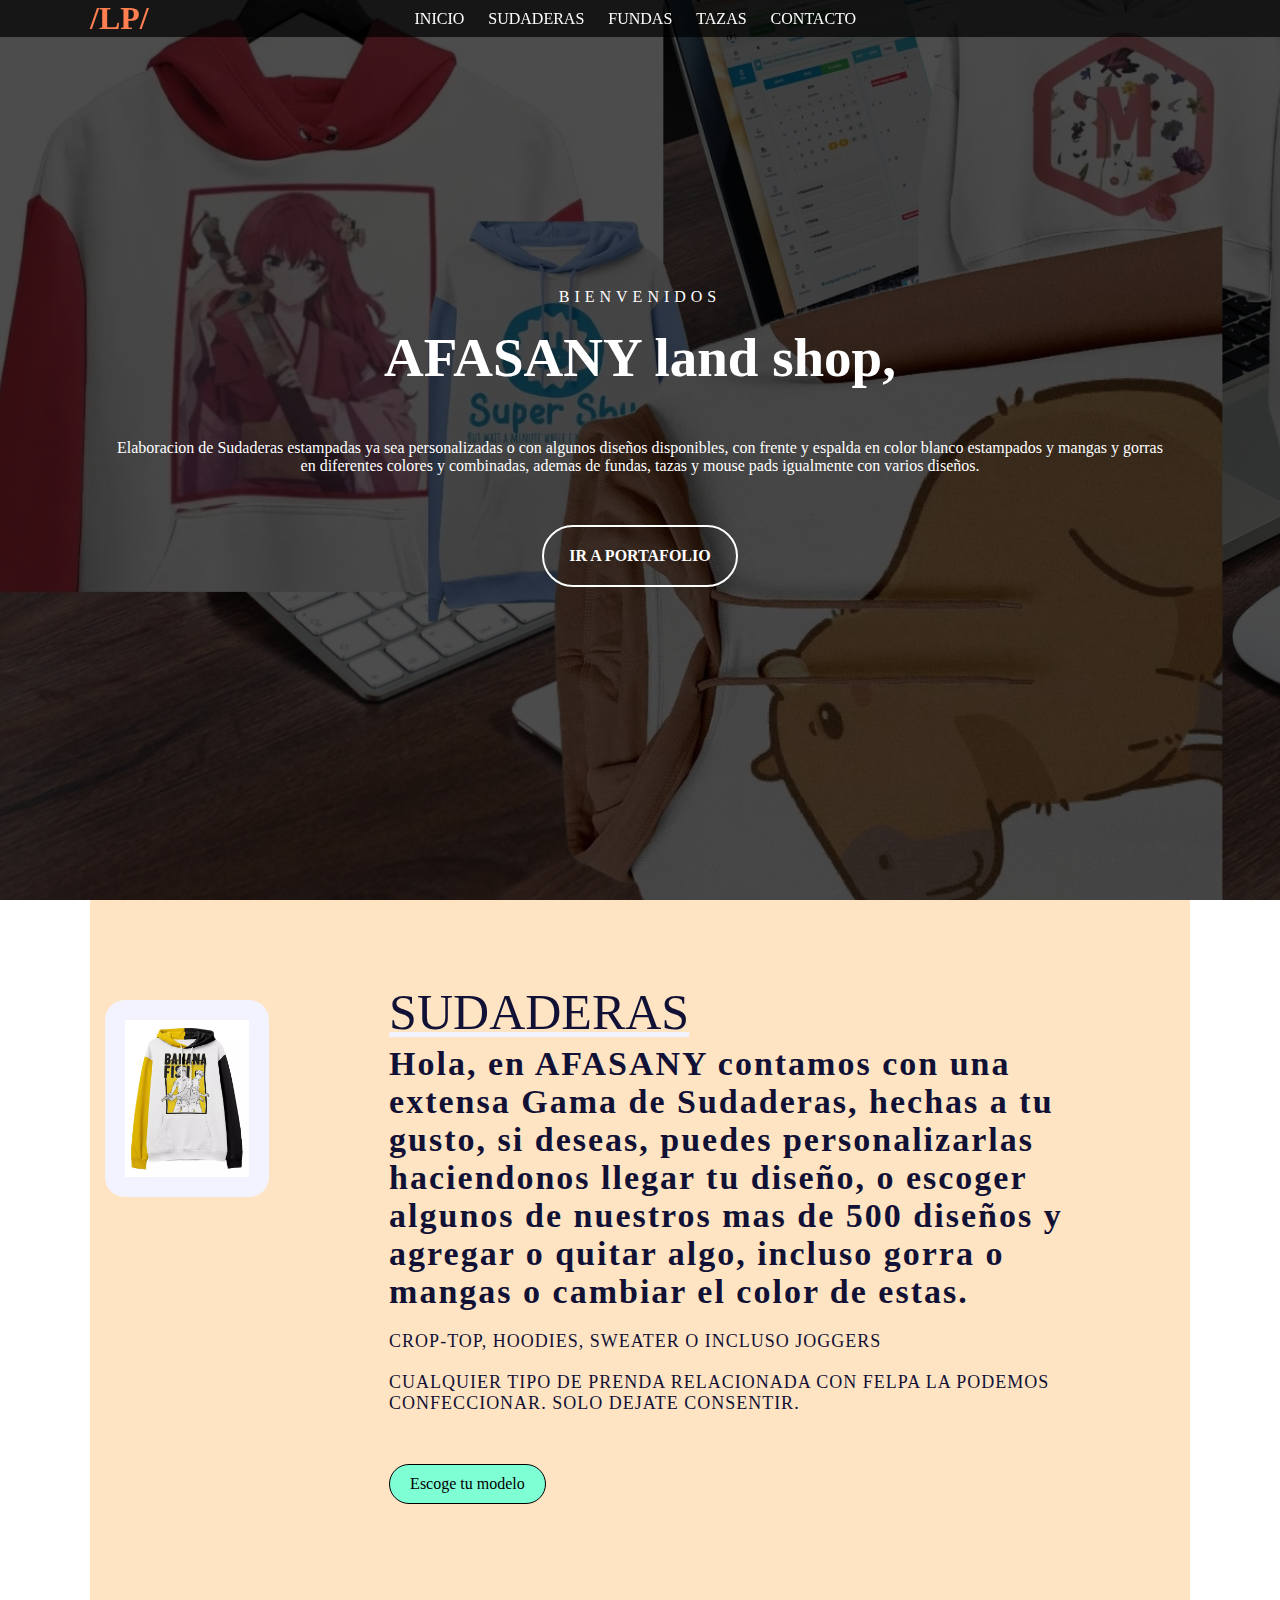
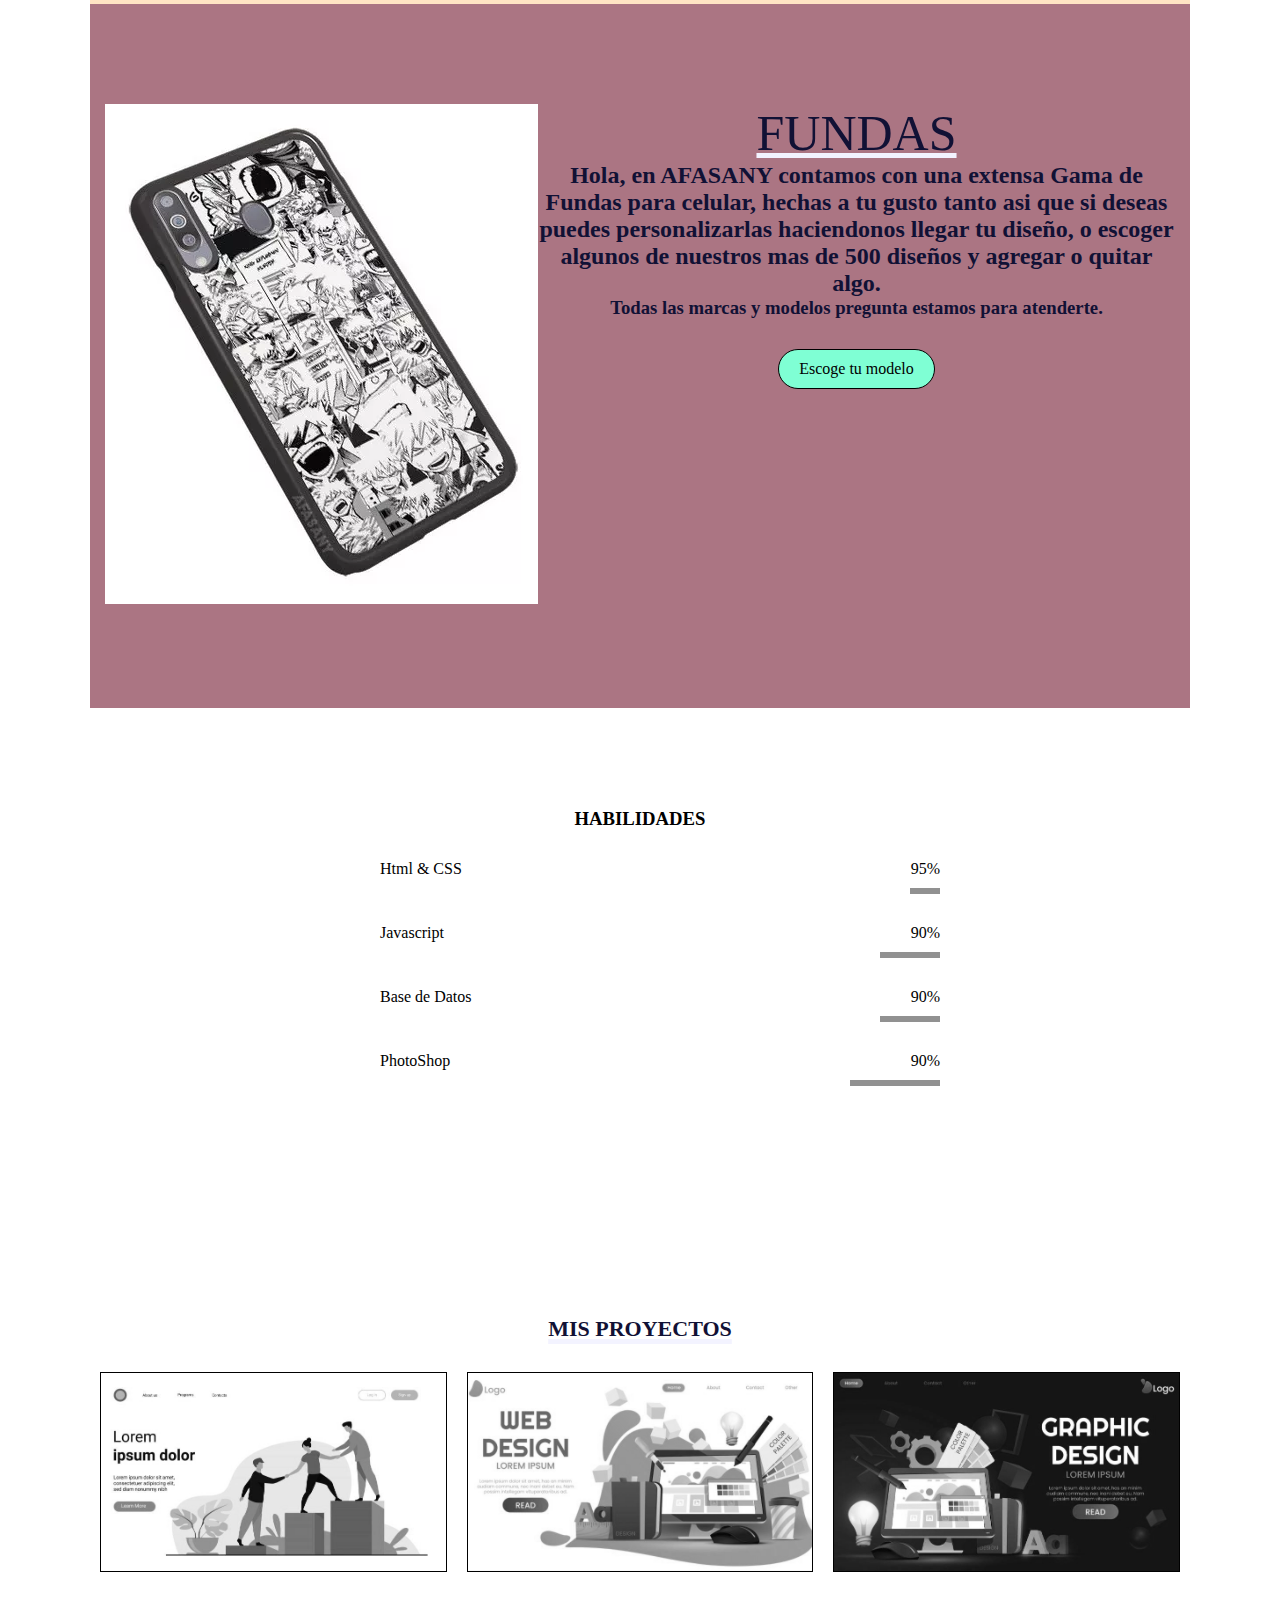
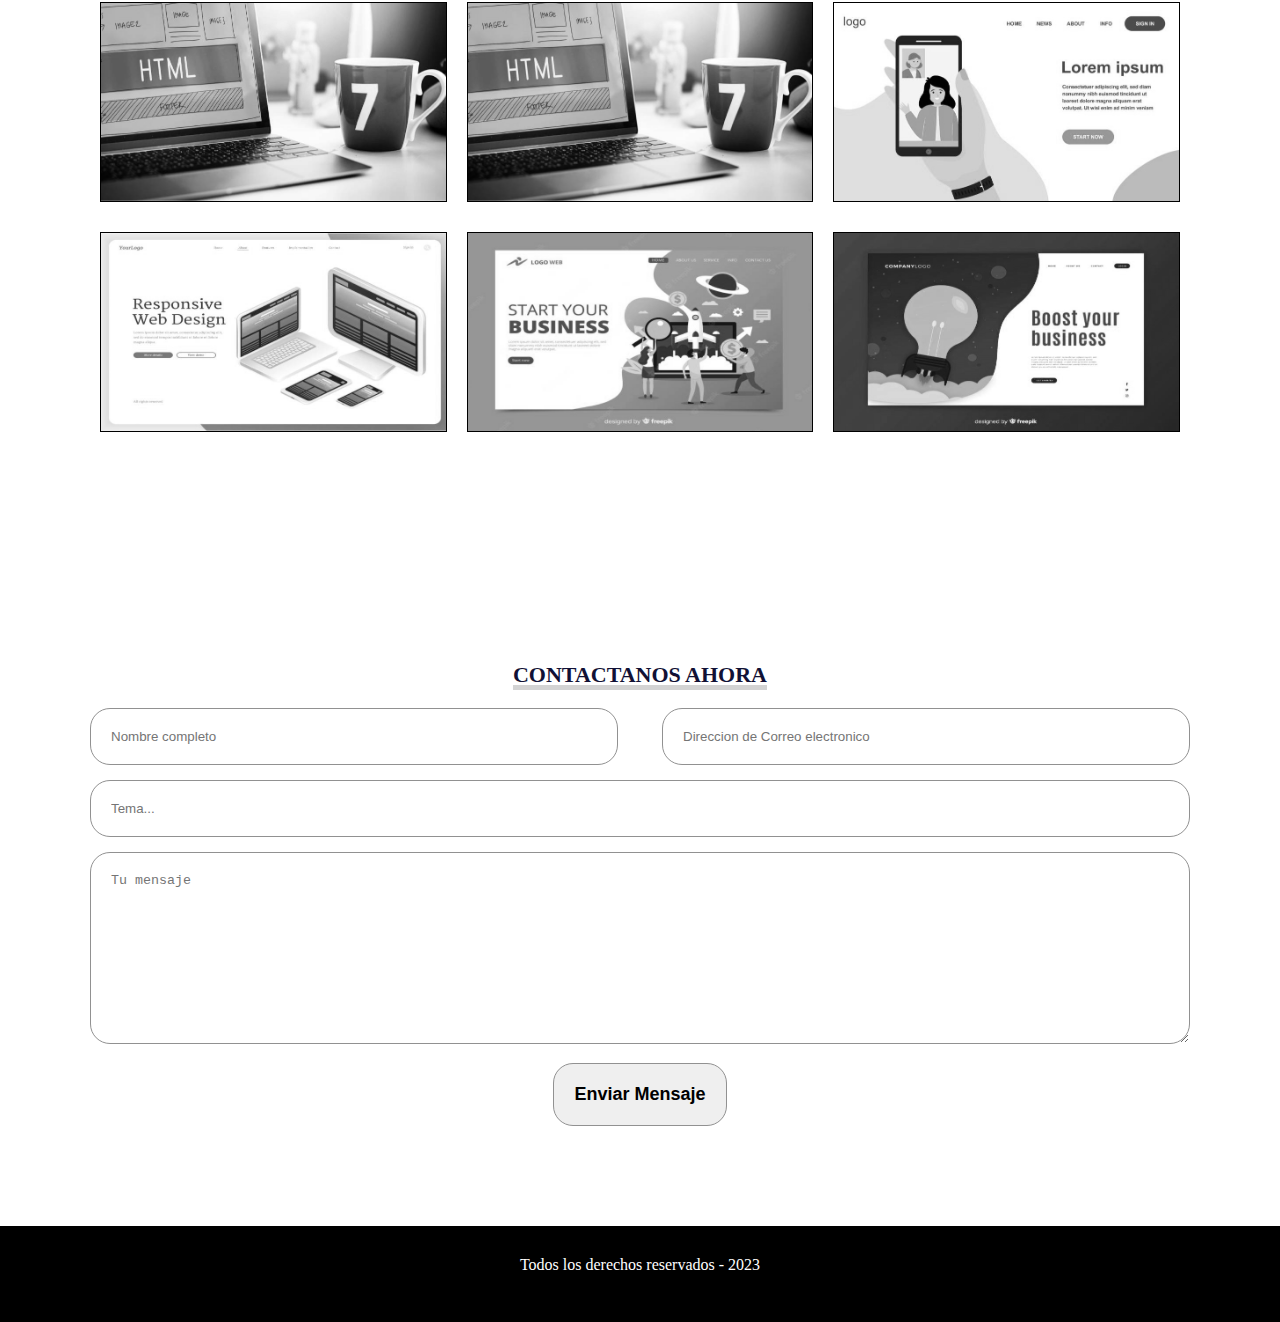
<file: index.html>
<!DOCTYPE html>
<html lang="en">
<head>
    <meta charset="UTF-8">
    <meta name="viewport" content="width=device-width, initial-scale=1.0">
    <link rel="stylesheet" href="https://cdnjs.cloudflare.com/ajax/libs/font-awesome/6.4.2/css/all.min.css" integrity="sha512-z3gLpd7yknf1YoNbCzqRKc4qyor8gaKU1qmn+CShxbuBusANI9QpRohGBreCFkKxLhei6S9CQXFEbbKuqLg0DA==" crossorigin="anonymous" referrerpolicy="no-referrer" />
    <link rel="stylesheet" href="estilo.css">
    <title>Desarrollo WEB</title>
</head>
<body>
    <section id="inicio">
        <div class="contenido">
            <header>
                <div class="contenido-header">
                    <h1>/LP/</h1>
                    <nav id="nav" class="">
                        <ul id="links">
                            <li><a href="#inicio" class="seleccionado">INICIO</a></li>
                            <li><a href="#sudaderas">SUDADERAS</a></li>
                            <li><a href="#fundas">FUNDAS</a></li>
                            <li><a href="#tazas">TAZAS</a></li>
                            <li><a href="#contacto">CONTACTO</a></li>
                        </ul>
                    </nav>
                    <!--    inonos del menu responsive -->
                    <div id="icono-nav">
                        <i class="fa-solid fa-bars"></i>
                    </div>
                    <!-- iconos de las redes sociales -->
                    <div class="redes">
                        <a href="#"><i class="fa-brands fa-youtube"></i></a>
                        <a href="#"><i class="fa-brands fa-facebook"></i></a>
                        <a href="#"><i class="fa-brands fa-instagram"></i></a>
                    </div>
                </div>
            </header>
            <div class="presentacion">
                <p class="bienvenida">Bienvenidos</p>
                <h2>AFASANY land shop,</h2>
                <p class="descripcion">Elaboracion de Sudaderas estampadas ya sea personalizadas o con algunos diseños disponibles, con frente y espalda en color blanco estampados y mangas y gorras en diferentes colores y combinadas, ademas de fundas, tazas y mouse pads igualmente con varios diseños.</p>
                <a href="#portfolio">Ir a portafolio</a>        
            </div>
        </div>
    </section>
    <!-- Seccion sudaderaas -->
    <seccion id="sudaderas">
        <div class="contenedor-foto">
            <img src="img/banana_fish.webp" alt="">
        </div>
        <div class="sudaderas">
            <p class="titulo-seccion">Sudaderas</p>
            <h2>Hola, en AFASANY contamos con una extensa Gama de Sudaderas, hechas a tu gusto, si deseas, puedes personalizarlas haciendonos llegar tu diseño, o escoger algunos de nuestros mas de 500 diseños y agregar o quitar algo, incluso gorra o mangas o cambiar el color de estas.</h2>
            <h3>Crop-Top, Hoodies, sweater o incluso joggers</h3>
            <h3>Cualquier tipo de prenda relacionada con felpa la podemos confeccionar. Solo dejate consentir.</h3>
            <a href="https://ernestosanemp.github.io/carousel/">Escoge tu modelo</a>
        </div>
    </seccion>
    <!--   SECCION Fundas -->
    <section id="fundas">
        <div class="contenedor-foto">
            <img src="img/funda.webp" alt="">
        </div>
        <div class="fundas">
            <p class="titulo-seccion">Fundas</p>
            <h2>Hola, en AFASANY contamos con una extensa Gama de Fundas para celular, hechas a tu gusto tanto asi que si deseas puedes personalizarlas haciendonos llegar tu diseño, o escoger algunos de nuestros mas de 500 diseños y agregar o quitar algo.</h2>
            <h3>Todas las marcas y modelos pregunta estamos para atenderte.</h3>
            <a href="https://ernestosanemp.github.io/carousel/">Escoge tu modelo</a>
    </section>
    <div class="contenedor-skills" id="skills">
        <h3>HABILIDADES</h3>
        <div class="skill">
            <div class="info">
                <p><span class="lista"></span>Html & CSS</p>
                <span class="porcentaje">95%</span>
            </div>
            <div class="barra">
                <div id="html" class="barra-progreso1"></div>
            </div>
        </div>
        <div class="skill">
            <div class="info">
                <p><span class="lista"></span>Javascript</p>
                <span class="porcentaje">90%</span>
            </div>
            <div class="barra">
                <div id="js" class="barra-progreso2"></div>
            </div>
        </div>
        <div class="skill">
            <div class="info">
                <p><span class="lista"></span>Base de Datos</p>
                <span class="porcentaje">90%</span>
            </div>
            <div class="barra">
                <div id="bd" class="barra-progreso3"></div>
            </div>
        </div>
        <div class="skill">
            <div class="info">
                <p><span class="lista"></span>PhotoShop</p>
                <span class="porcentaje">90%</span>
            </div>
            <div class="barra">
                <div id="ps" class="barra-progreso4"></div>
            </div>
        </div>
    </div>
    <section id="portfolio">
       <h3 class="titulo-seccion">MIS PROYECTOS</h3>
       <div class="fila">
        <div class="proyecto">
            <div class="overlay"></div>
            <img src="img/proyecto1.jpg" alt="">
            <div class="info">
                <h4>Descripcion del proyecto</h4>
                <p>Diseño WEB</p>
            </div>
        </div>
        <div class="proyecto">
            <div class="overlay"></div>
            <img src="img/proyecto2.jpg" alt="">
            <div class="info">
                <h4>Descripcion del proyecto</h4>
                <p>Diseño WEB</p>
            </div>
        </div>
        <div class="proyecto">
            <div class="overlay"></div>
            <img src="img/proyecto3.jpg" alt="">
            <div class="info">
                <h4>Descripcion del proyecto</h4>
                <p>Diseño WEB</p>
            </div>
        </div>
       </div>
       <div class="fila">
        <div class="proyecto">
            <div class="overlay"></div>
            <img src="img/proyecto4.jpg" alt="">
            <div class="info">
                <h4>Descripcion del proyecto</h4>
                <p>Diseño WEB</p>
            </div>
        </div>
        <div class="proyecto">
            <div class="overlay"></div>
            <img src="img/proyecto4.jpg" alt="">
            <div class="info">
                <h4>Descripcion del proyecto</h4>
                <p>Diseño WEB</p>
            </div>
        </div>
        <div class="proyecto">
            <div class="overlay"></div>
            <img src="img/proyecto6.jpg" alt="">
            <div class="info">
                <h4>Descripcion del proyecto</h4>
                <p>Diseño WEB</p>
            </div>
        </div>
       </div>   
       <div class="fila">
            <div class="proyecto">
               <div class="overlay"></div>
               <img src="img/proyecto7.jpg" alt="">
               <div class="info">
                   <h4>Descripcion del proyecto</h4>
                   <p>Diseño WEB</p>
               </div>
            </div>    
            <div class="proyecto">
                <div class="overlay"></div>
                <img src="img/proyecto8.jpg" alt="">
                <div class="info">
                    <h4>Descripcion del proyecto</h4>
                    <p>Diseño WEB</p>
                </div>
            </div>
            <div class="proyecto">
                <div class="overlay"></div>
                <img src="img/proyecto9.jpg" alt="">
                <div class="info">
                    <h4>Descripcion del proyecto</h4>
                    <p>Diseño WEB</p>
                </div>
            </div>
        </div>        
    </section>
    <!-- SECCION CONTACTO -->
    <section id="contacto">
        <h3 class="titulo-seccion">Contactanos ahora</h3>
        <div class="contenedor-form">
            <form action="">
                <div class="fila mitad">
                    <input type="text" placeholder="Nombre completo" class="input-mitad">
                    <input type="text" placeholder="Direccion de Correo electronico" class="input-mitad">
                </div>
                <div class="fila">
                    <input type="text" placeholder="Tema..." class="input-full">
                </div>
                <div class="fila">
                    <textarea name="" id="" cols="30" rows="10" placeholder="Tu mensaje" class="input-full"></textarea>
                </div>
                <input type="submit" value="Enviar Mensaje" class="btn-enviar">
            </form>
        </div>
    </section>
   <!--  SECCION FOOTER -->
   <footer><p>Todos los derechos reservados - 2023</p>
    <div class="redes">
        <a href="#"><i class="fa-brands fa-youtube"></i></a>
        <a href="#"><i class="fa-brands fa-facebook"></i></a>
        <a href="#"><i class="fa-brands fa-instagram"></i></a>
    </div>
</footer>
</body>
</html>
</file>
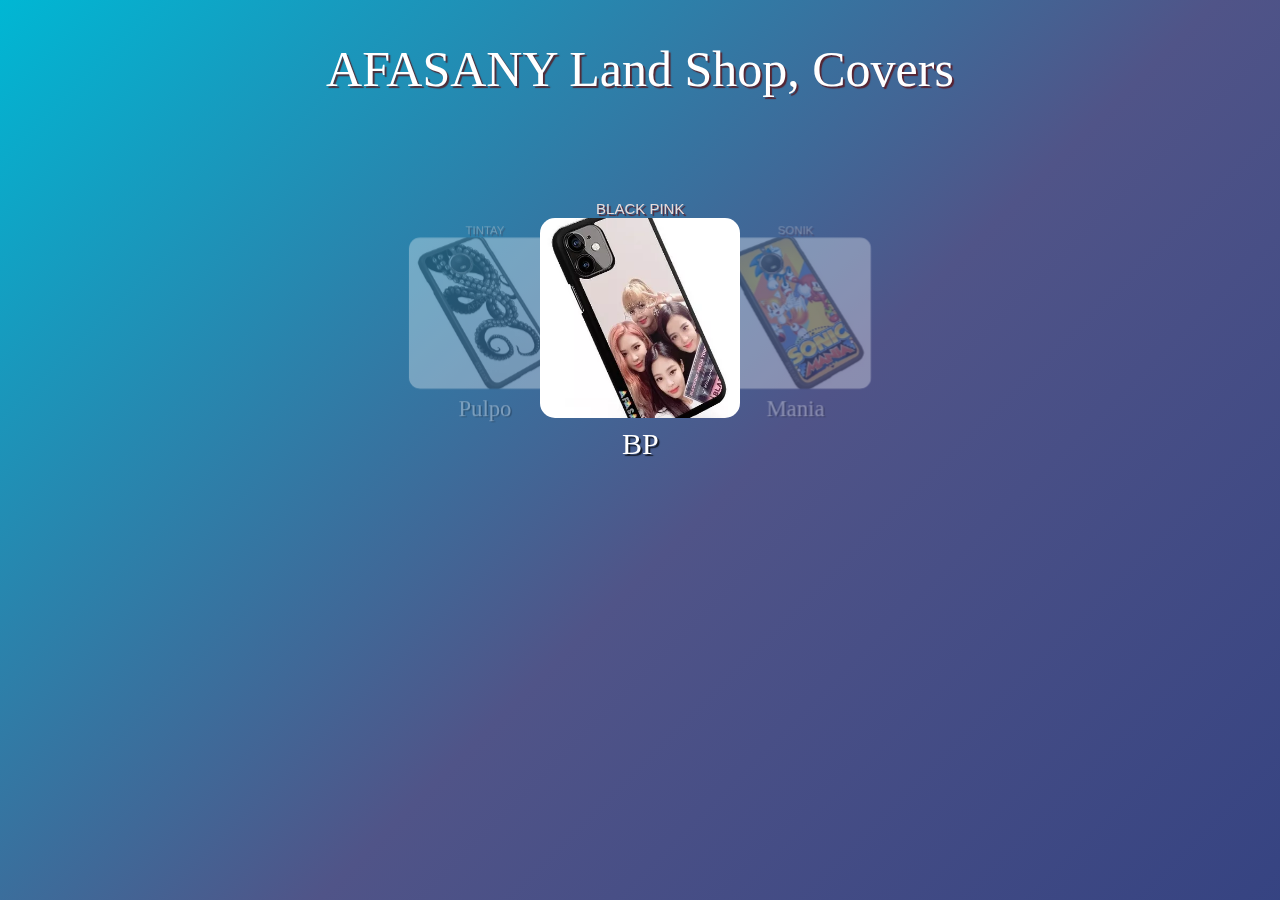
<file: Fundas.html>
<!DOCTYPE html>
<html lang="en">
<head>
    <meta charset="UTF-8">
    <meta name="viewport" content="width=device-width initial-scale=1.0" content="width=device-width, initial-scale=1.0">
    <meta http-equiv="X-UA-Caompatible" content="ie=edge">
    <title>Materialize | Carrousel</title>
    <link rel="preconnect" href="https://fonts.googleapis.com/css?family=Dancing+Script|Raleway:500,600&display=swap" rel="stylesheet">
    <link rel="stylesheet" href="css/estilos.css">
    <!--Materialized-->
    <link rel="stylesheet" href="https://cdnjs.cloudflare.com/ajax/libs/materialize/1.0.0/css/materialize.min.css">
    <title>Document</title>
</head>
<body>
    <div class="container">
        <div class="row">
            <div class="col s12">
                <h1 class="center-align titulo">AFASANY Land Shop, Covers</h1>
                <div class="carousel center-align">
                    <div class="carousel-item">
                        <h2 class="subtitulo">Black Pink</h2>
                        <div class="linea-division"></div>
                        <p class="sabor">BP</p>
                        <img src="img/black_pink.webp" alt="">
                    </div>
                    <div class="carousel-item">
                        <h2 class="subtitulo">Sonik</h2>
                        <div class="linea-division"></div>
                        <p class="sabor">Mania</p>
                        <img src="img/sonic.webp" alt="">
                    </div>
                    <div class="carousel-item">
                        <h2 class="subtitulo">Free Fire</h2>
                        <div class="linea-division"></div>
                        <p class="sabor">Fire</p>
                        <img src="img/free_fire.webp" alt="">
                    </div>
                    <div class="carousel-item">
                        <h2 class="subtitulo">My Hero Academy</h2>
                        <div class="linea-division"></div>
                        <p class="sabor">Hero</p>
                        <img src="img/funda.webp" alt="">
                    </div>
                    <div class="carousel-item">
                        <h2 class="subtitulo">Kirby Pa</h2>
                        <div class="linea-division"></div>
                        <p class="sabor">KP</p>
                        <img src="img/kirby.webp" alt="">
                    </div>
                    <div class="carousel-item">
                        <h2 class="subtitulo">Call of duty 2</h2>
                        <div class="linea-division"></div>
                        <p class="sabor">2</p>
                        <img src="img/call_of_duty_2.webp" alt="">
                    </div>
                    <div class="carousel-item">
                        <h2 class="subtitulo">Mine Craft</h2>
                        <div class="linea-division"></div>
                        <p class="sabor">Mine</p>
                        <img src="img/minecraft.webp" alt="">
                    </div>
                    <div class="carousel-item">
                        <h2 class="subtitulo">The Promised</h2>
                        <div class="linea-division"></div>
                        <p class="sabor">NeverLand</p>
                        <img src="img/ThePromiseLand.webp" alt="">
                    </div>
                    <div class="carousel-item">
                        <h2 class="subtitulo">Akatsuki</h2>
                        <div class="linea-division"></div>
                        <p class="sabor">Naruto</p>
                        <img src="img/akatsky.webp" alt="">
                    </div>
                    <div class="carousel-item">
                        <h2 class="subtitulo">Tokyo Gohul</h2>
                        <div class="linea-division"></div>
                        <p class="sabor">Kaneki</p>
                        <img src="img/kaneki.webp" alt="">
                    </div>
                    <div class="carousel-item">
                        <h2 class="subtitulo">Honzuki No Gekokujo</h2>
                        <div class="linea-division"></div>
                        <p class="sabor">Azul</p>
                        <img src="img/Honzuki No Gekokujo.webp" alt="">
                    </div>
                    <div class="carousel-item">
                        <h2 class="subtitulo">Kirby</h2>
                        <div class="linea-division"></div>
                        <p class="sabor">2</p>
                        <img src="img/kirby2.webp" alt="">
                    </div>
                    <div class="carousel-item">
                        <h2 class="subtitulo">Axolotl</h2>
                        <div class="linea-division"></div>
                        <p class="sabor">Ajolote</p>
                        <img src="img/Ajolote.webp" alt="">
                    </div>
                    <div class="carousel-item">
                        <h2 class="subtitulo">Oso</h2>
                        <div class="linea-division"></div>
                        <p class="sabor">Cafe</p>
                        <img src="img/OsoCafe.webp" alt="">
                    </div>
                    <div class="carousel-item">
                        <h2 class="subtitulo">Perritos</h2>
                        <div class="linea-division"></div>
                        <p class="Perro">Cafe</p>
                        <img src="img/perritos.webp" alt="">
                    </div>
                    <div class="carousel-item">
                        <h2 class="subtitulo">Lil Peep Rose</h2>
                        <div class="linea-division"></div>
                        <p class="sabor">Rose</p>
                        <img src="img/lilpeeprose.webp" alt="">
                    </div>
                    <div class="carousel-item">
                        <h2 class="subtitulo">Sailor Moon</h2>
                        <div class="linea-division"></div>
                        <p class="sabor">Anime</p>
                        <img src="img/Sailor Moon.webp" alt="">
                    </div>
                    <div class="carousel-item">
                        <h2 class="subtitulo">La Bella y la</h2>
                        <div class="linea-division"></div>
                        <p class="sabor">Bestia</p>
                        <img src="img/Bella.webp" alt="">
                    </div>
                    <div class="carousel-item">
                        <h2 class="subtitulo">Mini Pro Kirby</h2>
                        <div class="linea-division"></div>
                        <p class="sabor">Kirby</p>
                        <img src="img/Mini pro kirby.webp" alt="">
                    </div>
                    <div class="carousel-item">
                        <h2 class="subtitulo">One piece</h2>
                        <div class="linea-division"></div>
                        <p class="sabor">Kanagawa</p>
                        <img src="img/One piece.webp" alt="">
                    </div>
                    <div class="carousel-item">
                        <h2 class="subtitulo">Goku</h2>
                        <div class="linea-division"></div>
                        <p class="sabor">Dragon Ball</p>
                        <img src="img/goku.webp" alt="">
                    </div>
                    <div class="carousel-item">
                        <h2 class="subtitulo">Tintay</h2>
                        <div class="linea-division"></div>
                        <p class="sabor">Pulpo</p>
                        <img src="img/pulpo.webp" alt="">
                    </div>
                </div>
            </div>
        </div>
    </div>
    <script src="https://cdnjs.cloudflare.com/ajax/libs/materialize/1.0.0/js/materialize.min.js"></script>
    <script src="js/main.js"></script>
</body>
</html>
</file>
<file: estilo.css>
@import url('https://fonts.googleapis.com/css2?family=Montserrat:ital,wght@0,200;0,400;1,600&display=swap');
*{
    margin: 0%;
    padding: 0%;
    box-sizing: border-box;
    font-size: 'Montserrat';
}
html{
    scroll-behavior: smooth;
}
#inicio{
    background: linear-gradient(rgba( 0,0,0,.7),rgba(0,0,0,.7)), url("img/fondo-inicio.jpg");
    background-size: cover;
    background-position: center center;
    height: 100vh;
}
#inicio .contenido header{
    background-color: rgba( 0,0,0,.7);
    position:fixed;
    width: 100%;
    z-index: 100;
    top: 0%;
}
#inicio .contenido header .contenido-header{
    max-width: 1100px;
    margin: auto;
    display: flex;
    justify-content: space-between;
    align-items: center;
    padding-left: 10px 20px;
}

#inicio .contenido header .contenido-header h1{
text-align: center;
color: coral;
}
#inicio .contenido header .contenido-header nav ul{
list-style: none;
display: flex;
align-items: center;
}
#inicio .contenido header .contenido-header nav ul li a{
text-decoration: none;
color: #fff;
margin: 0 12px;
font-weight: 400;
transition: .5s;
}

#inicio .contenido header .contenido-header nav ul li a:hover{
    color: #ff5080;

}
#inicio .contenido header .contenido-header .redes a{
    text-decoration: none;
    color: #fff;
    display: inline-block;
    margin: 10px;
    transition: .5s;
}
#inicio .contenido header .contenido-header .redes a:hover{
color: coral;
}
#inicio .contenido .presentacion{
    max-width: 1100px;
    height: 100vh;
    margin: auto;
    color: #fff;
    display: flex;
    flex-direction: column;
    align-items: center;
    justify-content: center;
    align-items: center;
}
#inicio .contenido .presentacion .bienvenida{
    font-size: 16px;
    margin-bottom: 20px;
    text-transform: uppercase;
    letter-spacing: 5px;

}

#inicio .contenido .presentacion h2{
    font-size: 55px;
    margin-bottom: 25px;
    text-align: center;
}
#inicio .contenido .presentacion h2 span {
    font-size: 25px;
    color:#ff5080;
}
#inicio .contenido .presentacion .descripcion{
    max-height: 700px;
    margin: 25px;
    font-size: 18px auto;
    text-align: center;
}
#inicio .contenido .presentacion a{
    text-decoration: none;
    display: inline-block;
    margin: 25px;
    padding: 20px 25px;
    border: 2px solid #fff;
    border-radius: 50px;
    color: #fff;
    font-weight: bold;
    text-transform: uppercase;
    transition: .5s;
}
#inicio .contenido .presentacion a:hover{
    background-color: #ff5080;
}
#icono-nav{
    color: #fff;
    display: none;
}
#sudaderas{
    max-width: 1100px;
    margin: auto;
    padding: 100px 15px;
    color: #111135;
    background-color:bisque;
    display: flex;
}
#sudaderas .contenedor-foto{
    max-width: 400px;
    margin-right: 80px;
}

#sudaderas .contenedor-foto img{
    padding: 20px; 
    width:100%;
    border-radius: 20px;
    background-color: #f3f3ff;
}
#sudaderas .sudaderas{
    margin: 0 40px;
}

#sudaderas .sudaderas .titulo-seccion{
    font-size: 50px;
    text-transform: uppercase;
    color: #111135;
    text-decoration: underline;
    text-decoration-color: #f3f3ff;
    text-decoration-thickness: 5px;
}
#sudaderas .sudaderas h2{
    font-size: 34px;
    font-weight: bold;
    margin: 20px 0;
    letter-spacing: 2px;
}
#sudaderaas .sudaderas h2 span{
color: #ff5080;
}

#sudaderas .sudaderas h3{
    font-size: 18px;
    font-weight: 500;
    text-transform: uppercase;
    margin-bottom: 20px;
    letter-spacing: 1px;
}

#sudaderas .sudaderas p{
    font-size: 14px;
    line-height: 25px;
    color: #565656;
    margin-bottom: 12px;
}
#sudaderas .sudaderas a{
    display: inline-block;
    text-decoration: none;
    color: #000;
    border-radius: 30px;
    background-color: aquamarine;
    padding: 10px 20px;
    border: 1px solid #000;
    margin-top: 30px;
    transition: .5s;
}

#sudaderas .sudaderas a:hover{
    background-color: #ff5080;
    color: #fff;
}
/* SECCION SERVICIOS */
#fundas{
    max-width: 1100px;
    margin: auto;
    padding: 100px 15px;
    color: #111135;
    display: flex;
    text-align: center;
    background-color:#ab7583;

}
#fundas .titulo-seccion{
    font-size: 50px;
    text-transform: uppercase;
    color: #111135;
    text-decoration: underline;
    text-decoration-color: #f3f3ff;
    text-decoration-thickness: 5px;
}
#fundas .fundas a{
    display: inline-block;
    text-decoration: none;
    color: #000;
    border-radius: 30px;
    background-color: aquamarine;
    padding: 10px 20px;
    border: 1px solid #000;
    margin-top: 30px;
    transition: .5s;
}

#fundas .fundas a:hover{
    background-color: #ff5080;
    color: #fff;
}

/* SECCION HABILIDADES */

.contenedor-skills{
    background: linear-gradient(#eb5a5acc, rgba(33,16,16,.8)),url("img/fondo-skills.jpg");
    background-attachment: fixed;
    background-repeat: no-repeat;
    background-size: cover;
    background-position: center center;
    padding:100px 0;
    text-align: center;
}
.contenedor-skills .skill{
    max-width: 600px;
    margin: 30px auto;

}
.contenedor-skills .skill .info{
    display: flex;
    justify-content: space-between;

}

.contenedor-skills .skill .lista{
    display: inline-block;
    margin-right: 20px;
    height: 10px;
    width: 20px;
    background-color: #fff;
}
.contenedor-skills .skill .barra{
    background-color: #919191;
    width: 100%;
    height: 6px;
    margin: 10px 0;
}
/*
A aplicar luego mediante JAva */
.contenedor-skills .skill .barra .barra-progreso1{
    background-color: #fff;
    width: 95%;
    height: 6px;
    animation: progreso1 2% forwards;
}

.contenedor-skills .skill .barra .barra-progreso2{
    background-color: #fff;
    width: 90%;
    height: 6px;
    animation: progreso2 2% forwards;
}
.contenedor-skills .skill .barra .barra-progreso3{
    background-color: #fff;
    width: 90%;
    height: 6px;
    animation: progreso3 2% forwards;
}
.contenedor-skills .skill .barra .barra-progreso4{
    background-color: #fff;
    width: 85%;
    height: 6px;
    animation: progreso4 2% forwards;
}

/* Creando lasaniaciones de las barras*/
@keyframes progreso1{
    0%{ width: 0; }
    100%{width: 95%;}
}
@keyframes progreso2{
    0%{ width: 0; }
    100%{width: 90%;}
}
@keyframes progreso3{
    0%{ width: 0; }
    100%{width: 90%;}
}
@keyframes progreso4{
    0%{ width: 0; }
    100%{width: 85%;}
}

#portfolio{
    max-width: 1100px;
    padding: 100px 0;
    margin: auto;
}
#portfolio .titulo-seccion{
    text-align: center;
    font-size: 22px;
    text-transform: uppercase;
    color: #111135;
    text-decoration: underline;
    text-decoration-color: #f3f3ff;
    text-decoration-thickness: 5px;    
}
#portfolio .fila{
    display: flex;
    justify-content: space-between;
    margin: 30px 0;
}
#portfolio .fila .proyecto{
    max-width: 450px;
    border: 1px solid #000;
    margin: 0 10px;
    position: relative;
    overflow: hidden;
}
#portfolio .fila .proyecto img{
    width: 100%;
    height: 100%;
    filter: grayscale(1);
    object-fit: cover;
    transition: .5s;

}
#portfolio .fila .proyecto:hover img{
    filter: grayscale(0);
}
#portfolio .fila .proyecto .info{
    position: absolute;
    left: 0%;
    background-color: rgba(0, 0, 0,.8);
    color: #ff5080;
    width: 100%;
    padding: 10px;
    opacity: 0;
    bottom: -40px;
    transition: .5s;

}

#portfolio .fila .proyecto:hover .info{
    opacity: 1;
    bottom: 0;
}

#contacto {
    padding: 100px 15px;

}
#contacto .titulo-seccion{
    margin-bottom: 20px;
    font-size: 22px;
    text-transform: uppercase;
    color: #111135;
    text-decoration: underline;
    text-decoration-color:#d3d3d3;
    text-decoration-thickness: 5px;
    text-align: center;
}
#contacto .contenedor-form{
    max-width: 1100px;
    margin: auto;
}

#contacto .contenedor-form .fila{
    margin-bottom: 15px;

}
#contacto .contenedor-form .mitad{
    display: flex;
    justify-content: space-between;

}

#contacto .contenedor-form input,
#contacto .contenedor-form textarea{
    padding: 20px;
    border-radius: 20px;
    border:none;
    border: 1px solid #919191;

}

#contacto .contenedor-form .mitad input{
    width: 48%;

}

#contacto .contenedor-form .input-full{
    width: 100%;
}

#contacto .btn-enviar{
    display: block;
    margin: auto;
    cursor: pointer;
    transition: .5s;
    padding: 10px 15px;
    font-size: 18px;
    font-weight: bold;
}

#contacto .btn-enviar:hover{
    background-color: #ff5080;
    color: #f3f3ff;
}
footer{
    background-color: #000;
    color: #fff;
    text-align: center;
    padding: 30px 0;

}
footer a{
    text-decoration: none;
    color: #fff;
    display: inline-block;
    margin: 5px;
    font-size: 26px;   
}
/* seccion responsive */
@media screen and (max-width:800px){
    .redes{
        display:none;
    }
    nav{display: none;}
}
</file>
<file: css/estilos.css>
* {
    margin: 0; 
    padding: 0;
    box-sizing: border-box;
}

body { 
    min-height: 100vh;
    font-family: 'Raleway', sans-serif;
    background-image: linear-gradient(135deg,
    #00B7D4,
    #505488, 
    #2f3f80,
    #161569,
    #5A4894,
    #A950A1,
    #FF7CAE);
    background-size: 500%;
    animation: fanimado 10s infinite;
}

.titulo {
    font-size: 50px;
    font-family: 'Dancing Script', cursive;
    margin-bottom: 1px;
    color: #fff;
    text-shadow: 2px 2px 1px rgba(97, 6, 6, 0.7);
}

.subtitulo {
    margin:0;
    color: #e6dcdc;
    display:inline;
    font-size: 15px;
    font-weight: 100;
    text-shadow: 2px 2px 1px rgba(97, 6, 6, 0.7);
    text-transform: uppercase;
}

.sabor { 
    color: #fff;
    margin: 200px 0;
    font-size: 30px;
    font-weight: 60;
    text-shadow: 2px 2px 1px rgba(0,0,0,0.7);
    font-family: 'Dancing Script', cursive;
    margin-top: 50;
}


/* estilo d materialized */
.carousel {
    width: 600px;
    height: 700px;
}
.carousel .carousel-item {
    display:flexbox;
    flex-direction: column;
    justify-content: center;
    align-items: center;
    user-select: none;
    width: 500px;
    height: 500px;

}
.carousel .carousel-item img {
    width: 100%;
    height: 100%;
    object-fit:cover;
    position:fixed;
    top: 10%;
    left: 0%;
    z-index: -1;
    border-radius: 15px;
}
@keyframes fanimado{
    0%{
        background-position: 05 50%;
    }
    50%{
        background-position: 100% 50%;
    }
    100%{
        background-position: 0% 50%;
    }
</file>
